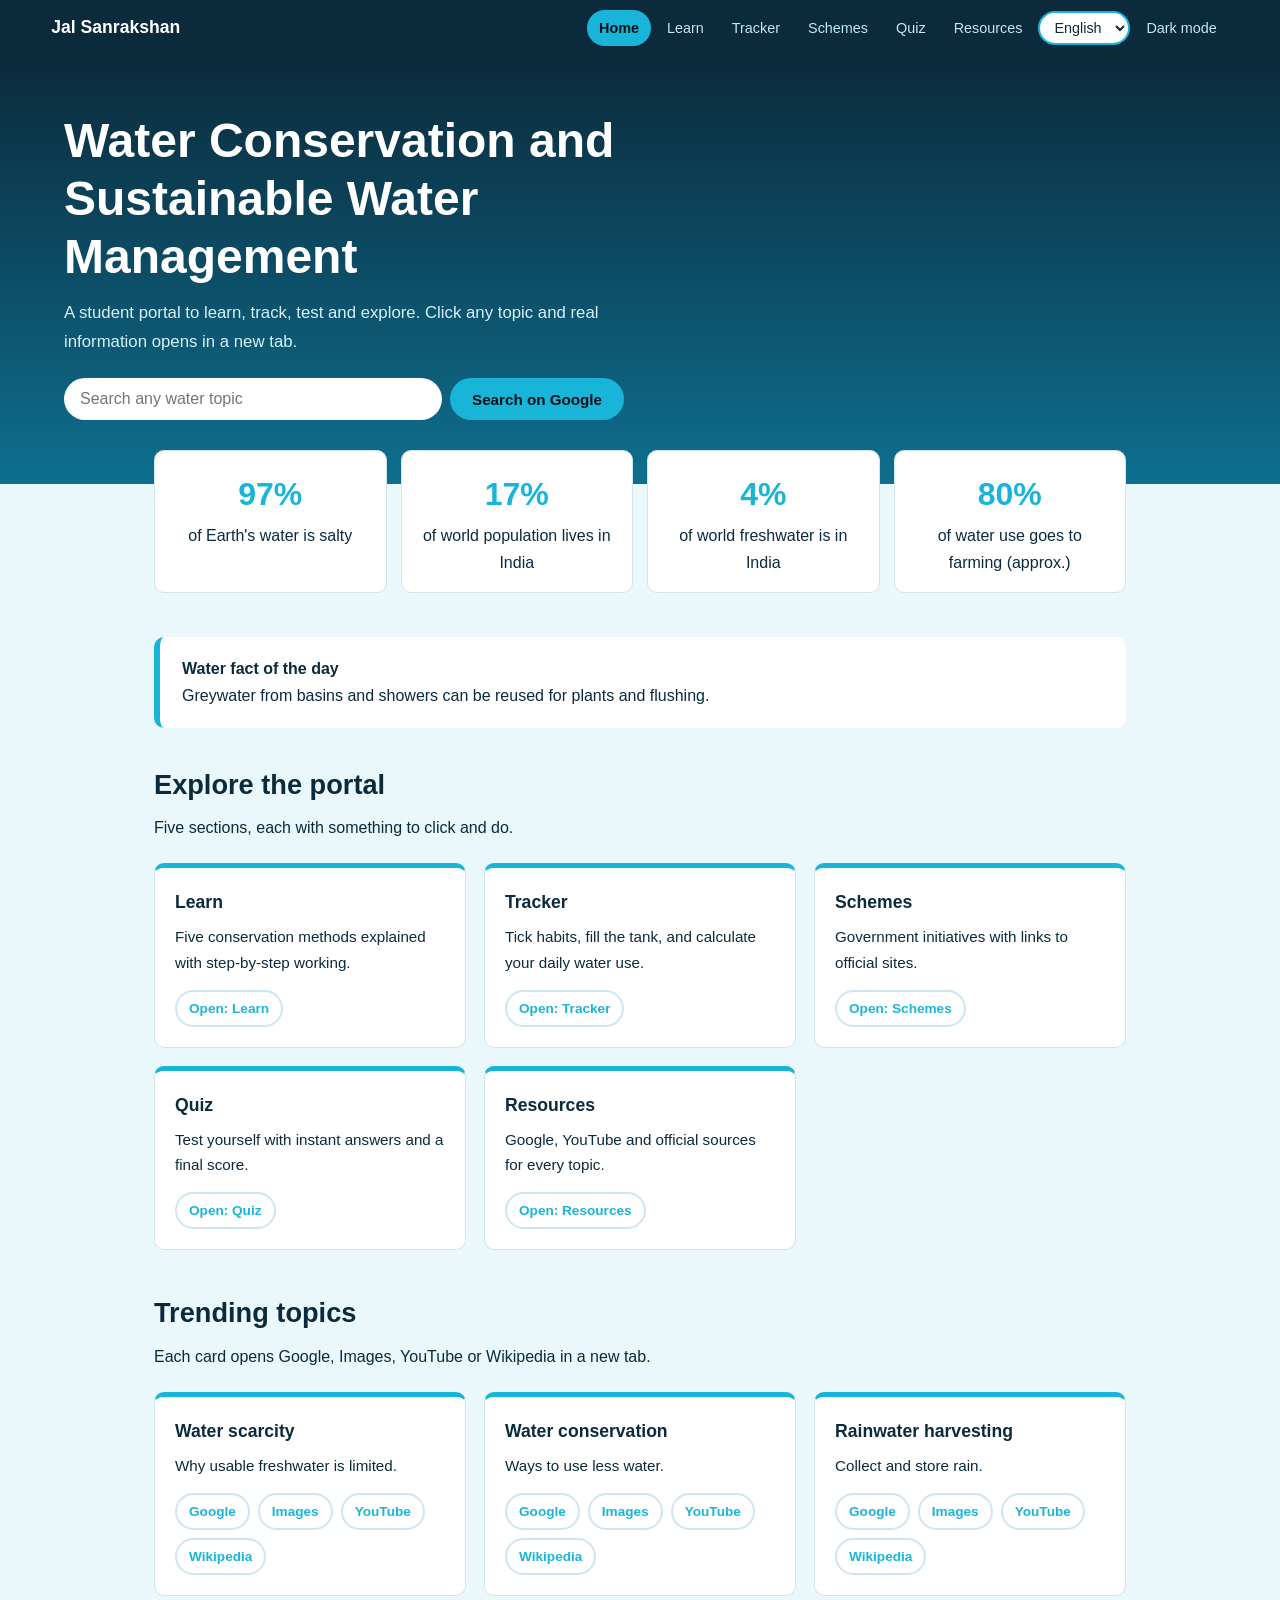
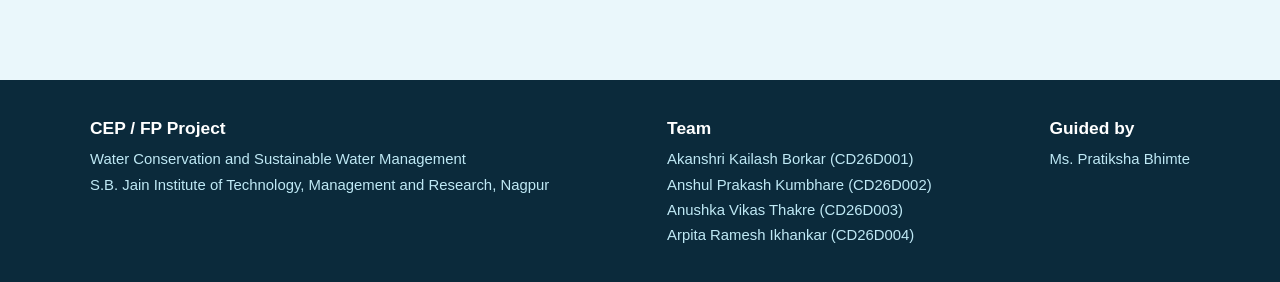
<file: water-portal/index.html>
<!DOCTYPE html>
<html lang="en">

<head>
    <meta charset="UTF-8">
    <meta name="viewport" content="width=device-width, initial-scale=1">
    <title>Jal Sanrakshan | Water Conservation Portal</title>
    <link rel="stylesheet" href="assets/style.css">
</head>

<body>
    <header class="hero">
        <h1 data-t="fTopic"></h1>
        <p data-t="hP"></p>
        <form class="search" id="sf" role="search"><input id="q" data-ph="ph" aria-label="Search" required><button
                class="btn" type="submit" data-t="sb"></button></form>
    </header>
    <div class="stats">
        <div class="stat"><b data-n="97">0%</b><span data-t="st1"></span></div>
        <div class="stat"><b data-n="17">0%</b><span data-t="st2"></span></div>
        <div class="stat"><b data-n="4">0%</b><span data-t="st3"></span></div>
        <div class="stat"><b data-n="80">0%</b><span data-t="st4"></span></div>
    </div>
    <main class="wrap">
        <div class="fod"><b data-t="hFod"></b>
            <p id="fod"></p>
        </div>
        <h2 data-t="hExp"></h2>
        <p class="lead" data-t="hExpP"></p>
        <div class="grid" id="sec"></div>
        <h2 data-t="hTr"></h2>
        <p class="lead" data-t="hTrP"></p>
        <div class="grid" id="tp"></div>
    </main>
    <script src="assets/common.js"></script>
    <script>
        const F = [["A dripping tap can waste many litres of water every day.", "एक टपकता नल रोज़ कई लीटर पानी बर्बाद कर सकता है।", "गळणारा नळ रोज अनेक लिटर पाणी वाया घालवू शकतो."],
        ["India has about 17% of the world's people but only about 4% of its freshwater.", "भारत में दुनिया की लगभग 17% आबादी है, लेकिन मीठे पानी का सिर्फ लगभग 4% है।", "जगाची सुमारे 17% लोकसंख्या भारतात आहे, पण गोड्या पाण्याचा फक्त सुमारे 4% साठा आहे."],
        ["Drip irrigation delivers water straight to plant roots and cuts wastage.", "ड्रिप सिंचाई पानी सीधे जड़ों तक पहुंचाती है और बर्बादी घटाती है।", "ठिबक सिंचन पाणी थेट मुळांपर्यंत पोहोचवते आणि नासाडी कमी करते."],
        ["Rain falls in only a few monsoon months in India, so storing it is vital.", "भारत में बारिश कुछ ही मानसून महीनों में होती है, इसलिए उसे जमा करना ज़रूरी है।", "भारतात पाऊस फक्त काही पावसाळी महिन्यांत पडतो, म्हणून तो साठवणे आवश्यक आहे."],
        ["Greywater from basins and showers can be reused for plants and flushing.", "बेसिन और शावर का पानी पौधों और फ्लश में दोबारा इस्तेमाल हो सकता है।", "बेसिन व शॉवरचे पाणी झाडे व फ्लशसाठी पुन्हा वापरता येते."],
        ["Groundwater levels fall when we pump out more than rain can refill.", "जब हम बारिश से भरने से ज़्यादा पानी निकालते हैं, तो भूजल स्तर गिरता है।", "पावसाने भरते त्यापेक्षा जास्त पाणी उपसले की भूजल पातळी खालावते."]];
        function draw() {
            fod.textContent = T(F[new Date().getDate() % F.length]);
            sec.innerHTML = [1, 2, 3, 4, 5].map(i => `<article class="card"><h3>${T(S["n" + i])}</h3><p>${T(S["d" + i])}</p><div class="links"><a href="${pages[i]}">${T(S.hOpen)}: ${T(S["n" + i])}</a></div></article>`).join("");
            tp.innerHTML = TOPICS.slice(0, 3).map(x => `<article class="card"><h3>${T(x[0])}</h3><p>${T(x[1])}</p>${linkRow(x[2], x[3])}</article>`).join("");
        }
        sf.onsubmit = e => { e.preventDefault(); const v = q.value.trim(); if (v) window.open(G(v + " water conservation"), "_blank", "noopener") };
        document.querySelectorAll("[data-n]").forEach(el => { const n = +el.dataset.n; let c = 0; const t = setInterval(() => { c++; el.textContent = c + "%"; if (c >= n) clearInterval(t) }, Math.max(12, 900 / n)) });
        setLang(LI);
    </script>
</body>

</html>
</file>
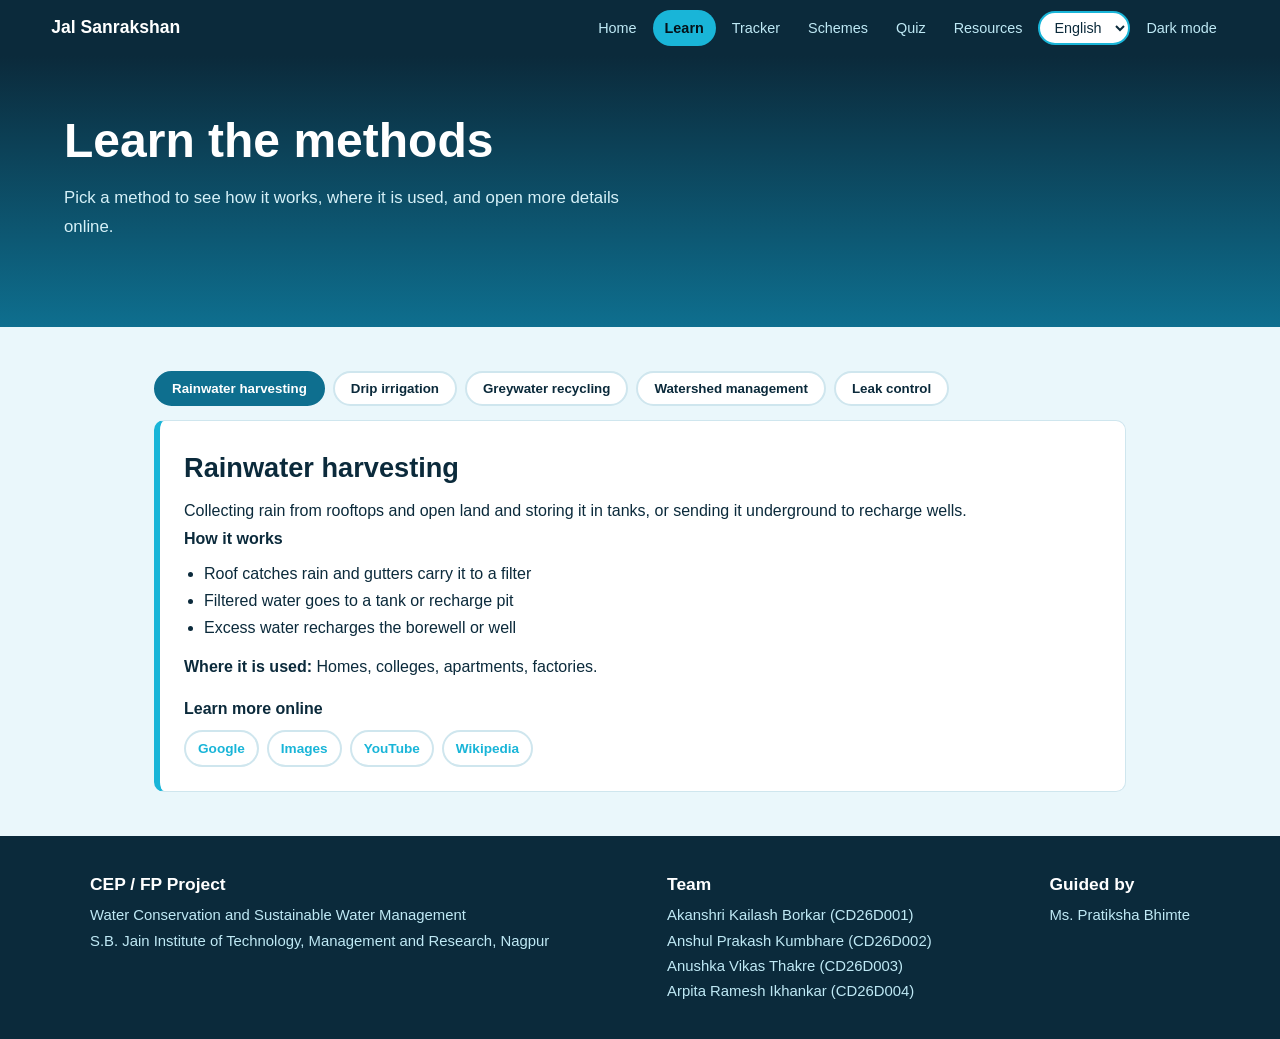
<file: water-portal/learn.html>
<!DOCTYPE html>
<html lang="en">

<head>
    <meta charset="UTF-8">
    <meta name="viewport" content="width=device-width, initial-scale=1">
    <title>Jal Sanrakshan | Water Conservation Portal</title>
    <link rel="stylesheet" href="assets/style.css">
</head>

<body>
    <header class="hero">
        <h1 data-t="learnH"></h1>
        <p data-t="learnP"></p>
    </header>
    <main class="wrap">
        <div class="tabs" id="tb" role="tablist"></div>
        <div class="panel" id="pn" aria-live="polite"></div>
    </main>
    <script src="assets/common.js"></script>
    <script>
        const M = [
            {
                t: ["Rainwater harvesting", "वर्षा जल संचयन", "पावसाचे पाणी साठवणे"], q: "rainwater harvesting methods", k: "Rainwater_harvesting",
                w: ["Collecting rain from rooftops and open land and storing it in tanks, or sending it underground to recharge wells.", "छतों और खुली जमीन पर गिरी बारिश को जमा करके टैंक में रखना, या जमीन के अंदर भेजकर कुएं और बोरवेल को रीचार्ज करना।", "छतावर आणि मोकळ्या जमिनीवर पडलेले पावसाचे पाणी गोळा करून टाकीत साठवणे, किंवा जमिनीत सोडून विहीर व बोअरवेल पुनर्भरित करणे."],
                h: [["Roof catches rain and gutters carry it to a filter", "Filtered water goes to a tank or recharge pit", "Excess water recharges the borewell or well"], ["छत से बारिश का पानी पाइप से फिल्टर तक जाता है", "साफ पानी टैंक या रीचार्ज गड्ढे में जाता है", "बचा पानी बोरवेल या कुएं को रीचार्ज करता है"], ["छतावरील पाणी पाईपमधून फिल्टरकडे जाते", "गाळलेले पाणी टाकीत किंवा पुनर्भरण खड्ड्यात जाते", "उरलेले पाणी बोअरवेल किंवा विहिरीत मुरते"]],
                u: ["Homes, colleges, apartments, factories.", "घर, कॉलेज, अपार्टमेंट, कारखाने।", "घरे, महाविद्यालये, अपार्टमेंट, कारखाने."]
            },
            {
                t: ["Drip irrigation", "ड्रिप सिंचाई", "ठिबक सिंचन"], q: "drip irrigation system how it works", k: "Drip_irrigation",
                w: ["Delivers water slowly, drop by drop, directly to plant roots through pipes with small emitters.", "पाइप और छोटे ड्रिपर से पानी सीधे पौधों की जड़ों में बूंद-बूंद पहुंचाना।", "पाईप व लहान ड्रिपरमधून पाणी थेट झाडांच्या मुळाशी थेंब-थेंब पोहोचवणे."],
                h: [["Pump and filter feed a main pipe", "Lateral pipes run along crop rows", "Emitters release water at the root zone"], ["पंप और फिल्टर से मुख्य पाइप में पानी जाता है", "फसल की कतारों में छोटे पाइप बिछाए जाते हैं", "ड्रिपर जड़ों के पास पानी छोड़ते हैं"], ["पंप व फिल्टरमधून मुख्य पाईपमध्ये पाणी जाते", "पिकांच्या ओळींत लहान पाईप टाकले जातात", "ड्रिपर मुळांजवळ पाणी सोडतात"]],
                u: ["Farms, orchards, gardens. Cuts evaporation and runoff.", "खेत, बाग-बगीचे। वाष्पीकरण और बर्बादी कम होती है।", "शेती, फळबागा, बागा. बाष्पीभवन व नासाडी कमी होते."]
            },
            {
                t: ["Greywater recycling", "ग्रेवाटर पुनःउपयोग", "ग्रेवॉटर पुनर्वापर"], q: "greywater recycling system", k: "Greywater",
                w: ["Reusing lightly used water from bathing, hand washing and laundry (not toilet water).", "नहाने, हाथ धोने और कपड़े धोने के हल्के इस्तेमाल किए पानी को (शौचालय का नहीं) दोबारा इस्तेमाल करना।", "आंघोळ, हात धुणे व कपडे धुण्यानंतरचे हलके वापरलेले पाणी (शौचालयाचे नाही) पुन्हा वापरणे."],
                h: [["Collect water from basins, showers and washing machines", "Pass it through a filter or settling tank", "Use it for plants, flushing or cleaning"], ["बेसिन, शावर और वॉशिंग मशीन का पानी जमा करें", "फिल्टर या टंकी से छान लें", "पौधों, फ्लश या सफाई में इस्तेमाल करें"], ["बेसिन, शॉवर व वॉशिंग मशीनचे पाणी गोळा करा", "फिल्टर किंवा टाकीतून गाळून घ्या", "झाडे, फ्लश किंवा स्वच्छतेसाठी वापरा"]],
                u: ["Hostels, hotels, housing societies, colleges.", "हॉस्टल, होटल, सोसायटी, कॉलेज।", "वसतिगृहे, हॉटेल, सोसायट्या, महाविद्यालये."]
            },
            {
                t: ["Watershed management", "जलग्रहण क्षेत्र प्रबंधन", "पाणलोट क्षेत्र व्यवस्थापन"], q: "watershed management India", k: "Watershed_management",
                w: ["Managing land, soil and water of a whole catchment so rain soaks in and is stored.", "पूरे जलग्रहण क्षेत्र की जमीन, मिट्टी और पानी का मिलकर प्रबंधन ताकि बारिश बहने के बजाय जमीन में रुके।", "संपूर्ण पाणलोट क्षेत्रातील जमीन, माती व पाण्याचे एकत्र व्यवस्थापन, जेणेकरून पाऊस वाहून न जाता जमिनीत मुरतो."],
                h: [["Build contour bunds and check dams", "Plant trees and grass to hold soil", "Dig farm ponds and percolation tanks"], ["कंटूर बंड और चेक डैम बनाएं", "पेड़ और घास लगाकर मिट्टी रोकें", "खेत तालाब और रिसाव टैंक खोदें"], ["समपातळी बांध व बंधारे बांधा", "झाडे व गवत लावून माती धरून ठेवा", "शेततळी व मुरवण टाक्या खोदा"]],
                u: ["Villages and drought-prone regions.", "गांव और सूखाग्रस्त इलाके।", "गावे व दुष्काळप्रवण भाग."]
            },
            {
                t: ["Leak control", "रिसाव रोकथाम", "गळती नियंत्रण"], q: "how to save water at home", k: "Water_conservation",
                w: ["Finding and fixing leaks, using efficient fixtures and tracking consumption.", "टपकते नल और पाइप ठीक करना, कम पानी वाले फिटिंग लगाना और खपत पर नजर रखना।", "गळणारे नळ व पाईप दुरुस्त करणे, कमी पाणी वापरणारी साधने बसवणे आणि वापरावर लक्ष ठेवणे."],
                h: [["Check taps, pipes and tanks regularly", "Install aerators and dual-flush systems", "Use meters to track use"], ["नल, पाइप और टंकी की नियमित जांच करें", "एरेटर और डुअल-फ्लश लगाएं", "मीटर से खपत देखें"], ["नळ, पाईप व टाकी नियमित तपासा", "एरेटर व ड्युअल-फ्लश बसवा", "मीटरने वापर मोजा"]],
                u: ["Every home, school and office. The cheapest method.", "हर घर, स्कूल और दफ्तर। सबसे सस्ता तरीका।", "प्रत्येक घर, शाळा व कार्यालय. सर्वात स्वस्त उपाय."]
            }];
        let cur = 0;
        function draw() {
            const x = M[cur]; tabs(tb, M.map(m => m.t), cur, i => { cur = i; draw() });
            pn.innerHTML = `<h2>${T(x.t)}</h2><p>${T(x.w)}</p><p><b>${T(S.lHow)}</b></p><ul>${T(x.h).map(h => "<li>" + h + "</li>").join("")}</ul><p><b>${T(S.lUse)}</b> ${T(x.u)}</p><p style="margin:14px 0 8px"><b>${T(S.lMore)}</b></p>${linkRow(x.q, x.k)}`
        }
        setLang(LI);
    </script>
</body>

</html>
</file>
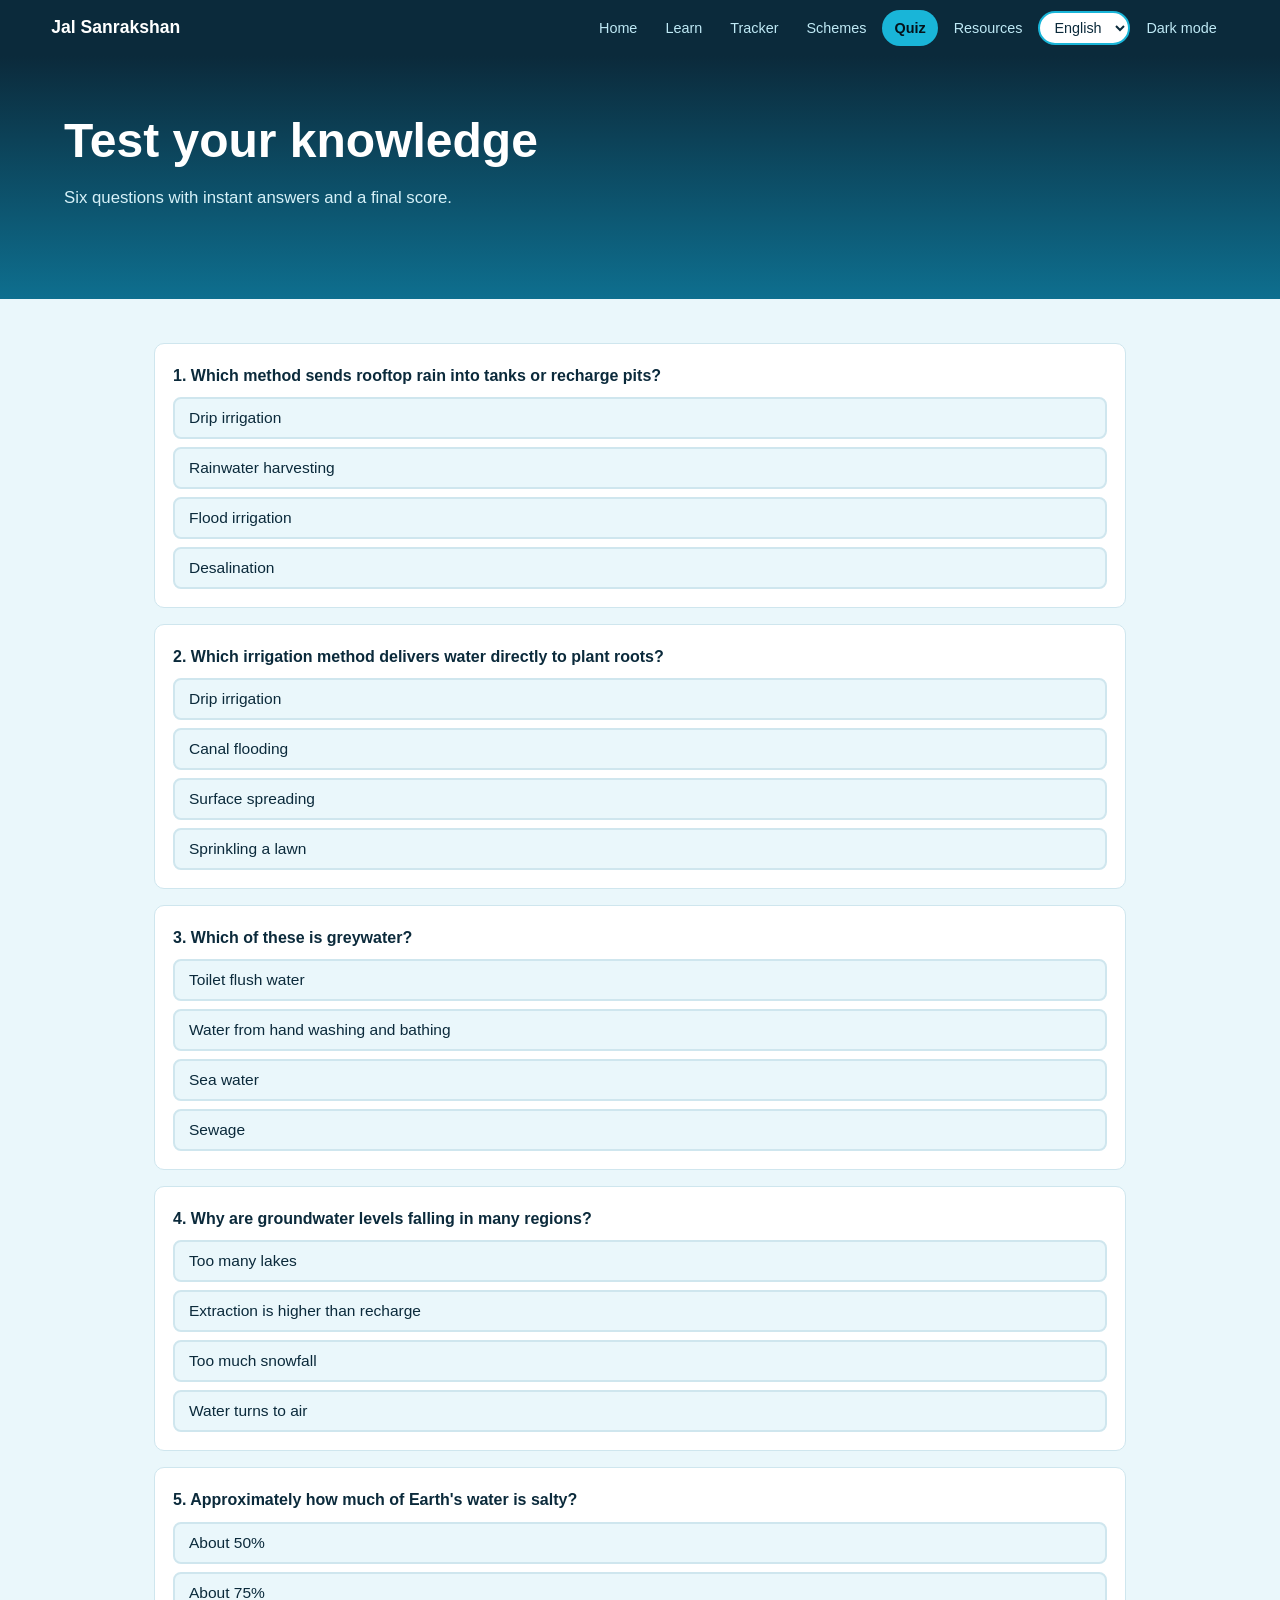
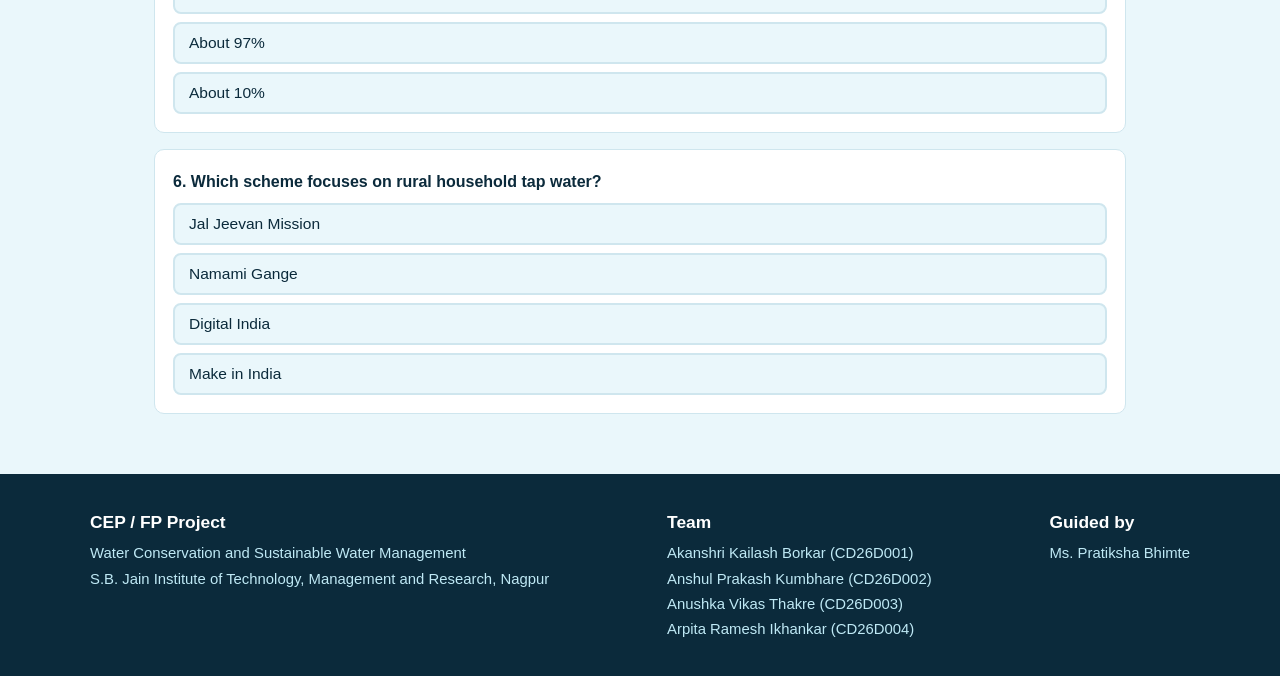
<file: water-portal/quiz.html>
<!DOCTYPE html>
<html lang="en">

<head>
    <meta charset="UTF-8">
    <meta name="viewport" content="width=device-width, initial-scale=1">
    <title>Jal Sanrakshan | Water Conservation Portal</title>
    <link rel="stylesheet" href="assets/style.css">
</head>

<body>
    <header class="hero">
        <h1 data-t="qzH"></h1>
        <p data-t="qzP"></p>
    </header>
    <main class="wrap">
        <div id="box"></div>
        <p id="score" aria-live="polite"></p><button class="btn" id="re" style="display:none;margin-top:12px"></button>
    </main>
    <script src="assets/common.js"></script>
    <script>
        const Q = [
            {
                q: ["Which method sends rooftop rain into tanks or recharge pits?", "कौन सा तरीका छत की बारिश को टैंक या रीचार्ज गड्ढे में भेजता है?", "कोणती पद्धत छतावरील पावसाचे पाणी टाकी किंवा पुनर्भरण खड्ड्यात नेते?"],
                o: [["Drip irrigation", "ड्रिप सिंचाई", "ठिबक सिंचन"], ["Rainwater harvesting", "वर्षा जल संचयन", "पावसाचे पाणी साठवणे"], ["Flood irrigation", "बाढ़ सिंचाई (खेत में पानी भरना)", "पाट पाणी (शेतात पाणी भरणे)"], ["Desalination", "खारे पानी को मीठा करना", "खारे पाणी गोड करणे"]], a: 1,
                w: ["Rainwater harvesting collects and stores rain or recharges groundwater.", "वर्षा जल संचयन बारिश को जमा करता है या भूजल को रीचार्ज करता है।", "पावसाचे पाणी साठवणे म्हणजे पाणी गोळा करणे किंवा भूजल पुनर्भरित करणे."]
            },
            {
                q: ["Which irrigation method delivers water directly to plant roots?", "कौन सी सिंचाई विधि पानी सीधे पौधों की जड़ों तक पहुंचाती है?", "कोणती सिंचन पद्धत पाणी थेट झाडांच्या मुळांपर्यंत पोहोचवते?"],
                o: [["Drip irrigation", "ड्रिप सिंचाई", "ठिबक सिंचन"], ["Canal flooding", "नहर से बाढ़ सिंचाई", "कालव्याने पाट पाणी"], ["Surface spreading", "सतह पर फैलाना", "पृष्ठभागावर पसरवणे"], ["Sprinkling a lawn", "लॉन पर छिड़काव", "लॉनवर फवारणी"]], a: 0,
                w: ["Drip systems release water drop by drop at the root zone.", "ड्रिप प्रणाली जड़ों के पास बूंद-बूंद पानी देती है।", "ठिबक प्रणाली मुळांजवळ थेंब-थेंब पाणी देते."]
            },
            {
                q: ["Which of these is greywater?", "इनमें से ग्रेवाटर कौन सा है?", "यापैकी ग्रेवॉटर कोणते?"],
                o: [["Toilet flush water", "शौचालय का फ्लश पानी", "शौचालयाचे फ्लशचे पाणी"], ["Water from hand washing and bathing", "हाथ धोने और नहाने का पानी", "हात धुणे व आंघोळीचे पाणी"], ["Sea water", "समुद्र का पानी", "समुद्राचे पाणी"], ["Sewage", "गंदा नाली का पानी (सीवेज)", "सांडपाणी (गटाराचे)"]], a: 1,
                w: ["Greywater is lightly used water from basins, showers and laundry.", "ग्रेवाटर बेसिन, शावर और कपड़े धोने का हल्का इस्तेमाल किया पानी है।", "ग्रेवॉटर म्हणजे बेसिन, शॉवर व कपडे धुण्याचे हलके वापरलेले पाणी."]
            },
            {
                q: ["Why are groundwater levels falling in many regions?", "कई इलाकों में भूजल स्तर क्यों गिर रहा है?", "अनेक भागांत भूजल पातळी का खालावत आहे?"],
                o: [["Too many lakes", "बहुत ज़्यादा झीलें", "खूप तलाव"], ["Extraction is higher than recharge", "निकासी रीचार्ज से ज़्यादा है", "उपसा पुनर्भरणापेक्षा जास्त आहे"], ["Too much snowfall", "बहुत ज़्यादा बर्फबारी", "खूप बर्फवृष्टी"], ["Water turns to air", "पानी हवा बन जाता है", "पाणी हवा बनते"]], a: 1,
                w: ["Pumping out more than rain refills drops the water table.", "बारिश से जितना भरता है उससे ज़्यादा निकालने पर भूजल स्तर गिरता है।", "पावसाने भरते त्यापेक्षा जास्त उपसा केल्यास भूजल पातळी खालावते."]
            },
            {
                q: ["Approximately how much of Earth's water is salty?", "पृथ्वी का लगभग कितना पानी खारा है?", "पृथ्वीवरील सुमारे किती पाणी खारट आहे?"],
                o: [["About 50%", "लगभग 50%", "सुमारे 50%"], ["About 75%", "लगभग 75%", "सुमारे 75%"], ["About 97%", "लगभग 97%", "सुमारे 97%"], ["About 10%", "लगभग 10%", "सुमारे 10%"]], a: 2,
                w: ["About 97% is ocean water. Only a small part is usable freshwater.", "लगभग 97% पानी समुद्र का है। उपयोग लायक मीठा पानी बहुत कम है।", "सुमारे 97% पाणी समुद्राचे आहे. वापरण्यायोग्य गोडे पाणी खूप कमी आहे."]
            },
            {
                q: ["Which scheme focuses on rural household tap water?", "कौन सी योजना ग्रामीण घरों में नल जल पर केंद्रित है?", "कोणती योजना ग्रामीण घरांतील नळाच्या पाण्यावर केंद्रित आहे?"],
                o: [["Jal Jeevan Mission", "जल जीवन मिशन", "जल जीवन मिशन"], ["Namami Gange", "नमामि गंगे", "नमामि गंगे"], ["Digital India", "डिजिटल इंडिया", "डिजिटल इंडिया"], ["Make in India", "मेक इन इंडिया", "मेक इन इंडिया"]], a: 0,
                w: ["Jal Jeevan Mission aims to provide tap water to rural households.", "जल जीवन मिशन ग्रामीण घरों में नल से पानी पहुंचाने का लक्ष्य रखता है।", "जल जीवन मिशनचे उद्दिष्ट ग्रामीण घरांपर्यंत नळाने पाणी पोहोचवणे आहे."]
            }];
        let ans = Q.map(() => null);
        function draw() {
            box.innerHTML = Q.map((q, i) => `<div class="q"><b>${i + 1}. ${T(q.q)}</b>${q.o.map((o, j) => { let c = ""; if (ans[i] !== null) { if (j === q.a) c = " right"; else if (j === ans[i]) c = " wrong" } return `<button class="opt${c}" data-q="${i}" data-o="${j}" ${ans[i] !== null ? "disabled" : ""}>${T(o)}</button>` }).join("")}${ans[i] !== null ? `<div class="why">${T(ans[i] === q.a ? S.qCor : S.qWr)}${T(q.w)}</div>` : ""}</div>`).join("");
            box.querySelectorAll(".opt").forEach(b => b.onclick = () => { ans[+b.dataset.q] = +b.dataset.o; draw() });
            const n = ans.filter(x => x !== null).length, s = ans.filter((x, i) => x === Q[i].a).length;
            score.textContent = !n ? "" : n === Q.length ? `${T(S.qFin)}: ${s} / ${Q.length}. ` + T(s >= 5 ? S.qEx : s >= 3 ? S.qGd : S.qRv) : `${T(S.qSo)}: ${s} / ${n}`;
            re.style.display = n === Q.length ? "inline-block" : "none"; re.textContent = T(S.qRe);
        }
        re.onclick = () => { ans = Q.map(() => null); draw(); scrollTo(0, 0) };
        setLang(LI);
    </script>
</body>

</html>
</file>
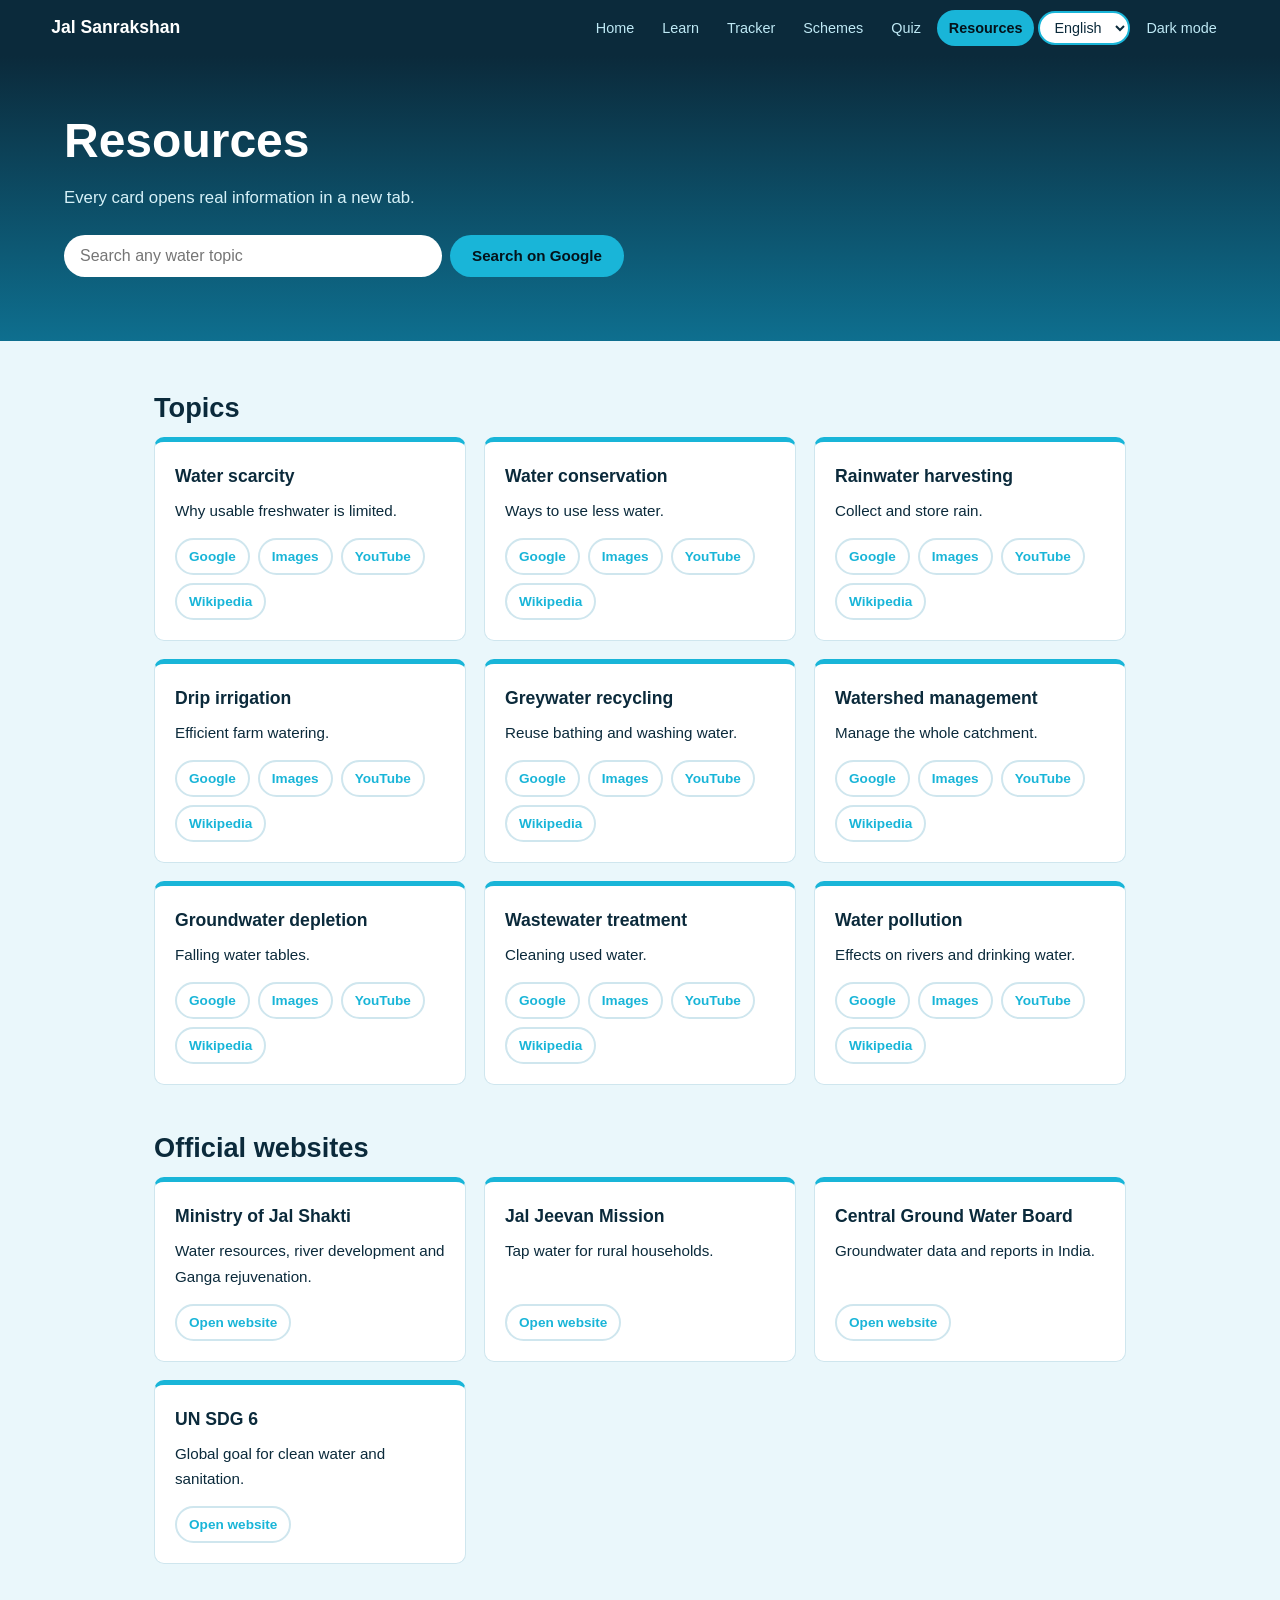
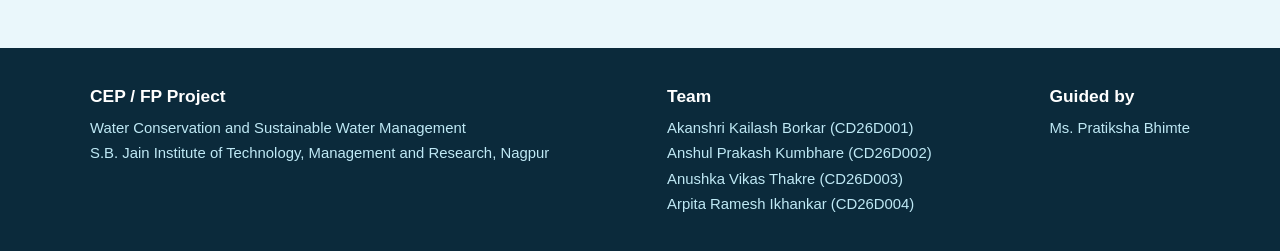
<file: water-portal/resources.html>
<!DOCTYPE html>
<html lang="en">

<head>
    <meta charset="UTF-8">
    <meta name="viewport" content="width=device-width, initial-scale=1">
    <title>Jal Sanrakshan | Water Conservation Portal</title>
    <link rel="stylesheet" href="assets/style.css">
</head>

<body>
    <header class="hero">
        <h1 data-t="rsH"></h1>
        <p data-t="rsP"></p>
        <form class="search" id="sf"><input id="q" data-ph="ph" aria-label="Search" required><button class="btn"
                type="submit" data-t="sb"></button></form>
    </header>
    <main class="wrap">
        <h2 data-t="rsT"></h2>
        <div class="grid" id="tp"></div>
        <h2 data-t="rsO"></h2>
        <div class="grid" id="gv"></div>
    </main>
    <script src="assets/common.js"></script>
    <script>
        const GV = [[["Ministry of Jal Shakti", "जल शक्ति मंत्रालय", "जलशक्ती मंत्रालय"], ["Water resources, river development and Ganga rejuvenation.", "जल संसाधन, नदी विकास और गंगा संरक्षण।", "जलसंपदा, नदी विकास व गंगा पुनरुज्जीवन."], "https://jalshakti-dowr.gov.in"],
        [["Jal Jeevan Mission", "जल जीवन मिशन", "जल जीवन मिशन"], ["Tap water for rural households.", "ग्रामीण घरों में नल से जल।", "ग्रामीण घरांना नळाने पाणी."], "https://jaljeevanmission.gov.in"],
        [["Central Ground Water Board", "केंद्रीय भूजल बोर्ड", "केंद्रीय भूजल मंडळ"], ["Groundwater data and reports in India.", "भारत में भूजल के आंकड़े और रिपोर्ट।", "भारतातील भूजल आकडेवारी व अहवाल."], "https://cgwb.gov.in"],
        [["UN SDG 6", "संयुक्त राष्ट्र SDG 6", "संयुक्त राष्ट्र SDG 6"], ["Global goal for clean water and sanitation.", "स्वच्छ पानी और स्वच्छता का वैश्विक लक्ष्य।", "स्वच्छ पाणी व स्वच्छतेचे जागतिक उद्दिष्ट."], "https://sdgs.un.org/goals/goal6"]];
        function draw() {
            tp.innerHTML = TOPICS.map(x => `<article class="card"><h3>${T(x[0])}</h3><p>${T(x[1])}</p>${linkRow(x[2], x[3])}</article>`).join("");
            gv.innerHTML = GV.map(x => `<article class="card"><h3>${T(x[0])}</h3><p>${T(x[1])}</p><div class="links">${ext(x[2], T(S.ow))}</div></article>`).join("");
        }
        sf.onsubmit = e => { e.preventDefault(); const v = q.value.trim(); if (v) window.open(G(v + " water conservation"), "_blank", "noopener") };
        setLang(LI);
    </script>
</body>

</html>
</file>
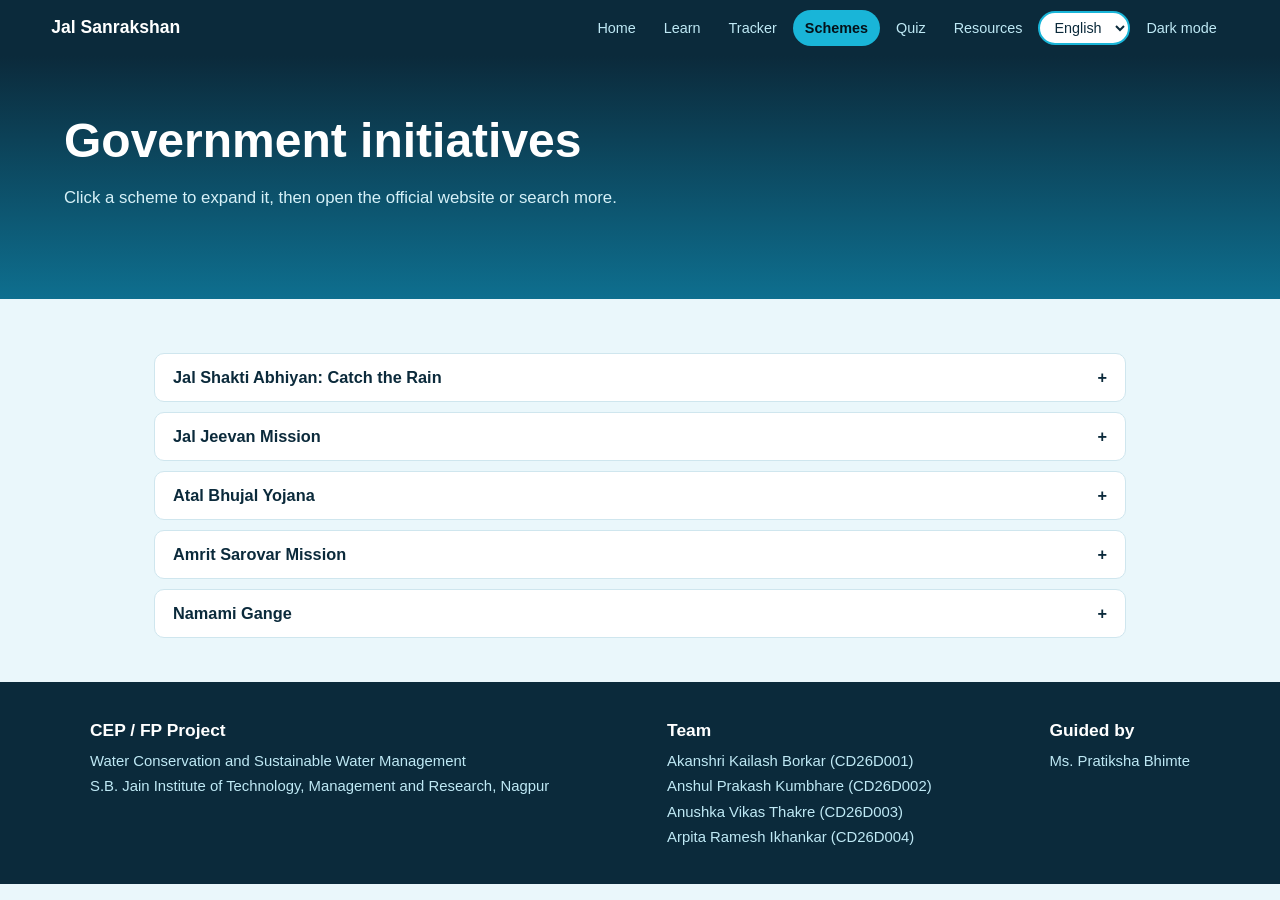
<file: water-portal/schemes.html>
<!DOCTYPE html>
<html lang="en">

<head>
    <meta charset="UTF-8">
    <meta name="viewport" content="width=device-width, initial-scale=1">
    <title>Jal Sanrakshan | Water Conservation Portal</title>
    <link rel="stylesheet" href="assets/style.css">
</head>

<body>
    <header class="hero">
        <h1 data-t="scH"></h1>
        <p data-t="scP"></p>
    </header>
    <main class="wrap">
        <div class="acc" id="acc"></div>
    </main>
    <script src="assets/common.js"></script>
    <script>
        const SC = [[["Jal Shakti Abhiyan: Catch the Rain", "जल शक्ति अभियान: कैच द रेन", "जलशक्ती अभियान: कॅच द रेन"], ["Campaign promoting rainwater harvesting and conservation across districts.", "जिलों में वर्षा जल संचयन और जल संरक्षण को बढ़ावा देने वाला अभियान।", "जिल्ह्यांमध्ये पावसाचे पाणी साठवणे व जलसंधारणाला चालना देणारे अभियान."], "https://jalshakti-dowr.gov.in"],
        [["Jal Jeevan Mission", "जल जीवन मिशन", "जल जीवन मिशन"], ["Aims to give safe tap water to rural households, with focus on source sustainability.", "ग्रामीण घरों तक सुरक्षित नल जल पहुंचाने का लक्ष्य, जल स्रोतों की स्थिरता पर जोर।", "ग्रामीण घरांपर्यंत सुरक्षित नळाचे पाणी पोहोचवण्याचे उद्दिष्ट, जलस्रोतांच्या शाश्वततेवर भर."], "https://jaljeevanmission.gov.in"],
        [["Atal Bhujal Yojana", "अटल भूजल योजना", "अटल भूजल योजना"], ["Sustainable groundwater management with community participation in water-stressed areas.", "पानी की कमी वाले इलाकों में समुदाय की भागीदारी से भूजल का सतत प्रबंधन।", "पाणीटंचाईच्या भागात समाजाच्या सहभागातून भूजलाचे शाश्वत व्यवस्थापन."], "https://cgwb.gov.in"],
        [["Amrit Sarovar Mission", "अमृत सरोवर मिशन", "अमृत सरोवर मिशन"], ["Develops and rejuvenates ponds in every district to store rain and recharge groundwater.", "हर जिले में तालाब बनाना और पुनर्जीवित करना ताकि बारिश का पानी रुके और भूजल बढ़े।", "प्रत्येक जिल्ह्यात तलाव बांधणे व पुनरुज्जीवित करणे, जेणेकरून पावसाचे पाणी साठते व भूजल वाढते."], ""],
        [["Namami Gange", "नमामि गंगे", "नमामि गंगे"], ["Integrated programme to clean and protect the Ganga and its tributaries.", "गंगा और उसकी सहायक नदियों को साफ और सुरक्षित रखने का एकीकृत कार्यक्रम।", "गंगा व तिच्या उपनद्या स्वच्छ व सुरक्षित ठेवण्याचा एकात्मिक कार्यक्रम."], ""]];
        const op = new Set();
        function draw() {
            acc.innerHTML = SC.map((x, i) => `<button class="h ${op.has(i) ? "open" : ""}" data-k="${i}" aria-expanded="${op.has(i)}"><span>${T(x[0])}</span><span>${op.has(i) ? "-" : "+"}</span></button><div class="body"><p>${T(x[1])}</p><div class="links" style="margin-top:10px">${x[2] ? ext(x[2], T(S.of)) : ""}${ext(G(x[0][0]), T(S.g))}${ext(YT(x[0][0]), T(S.yt))}</div></div>`).join("");
            acc.querySelectorAll(".h").forEach(b => b.onclick = () => { const k = +b.dataset.k; op.has(k) ? op.delete(k) : op.add(k); draw() })
        }
        setLang(LI);
    </script>
</body>

</html>
</file>
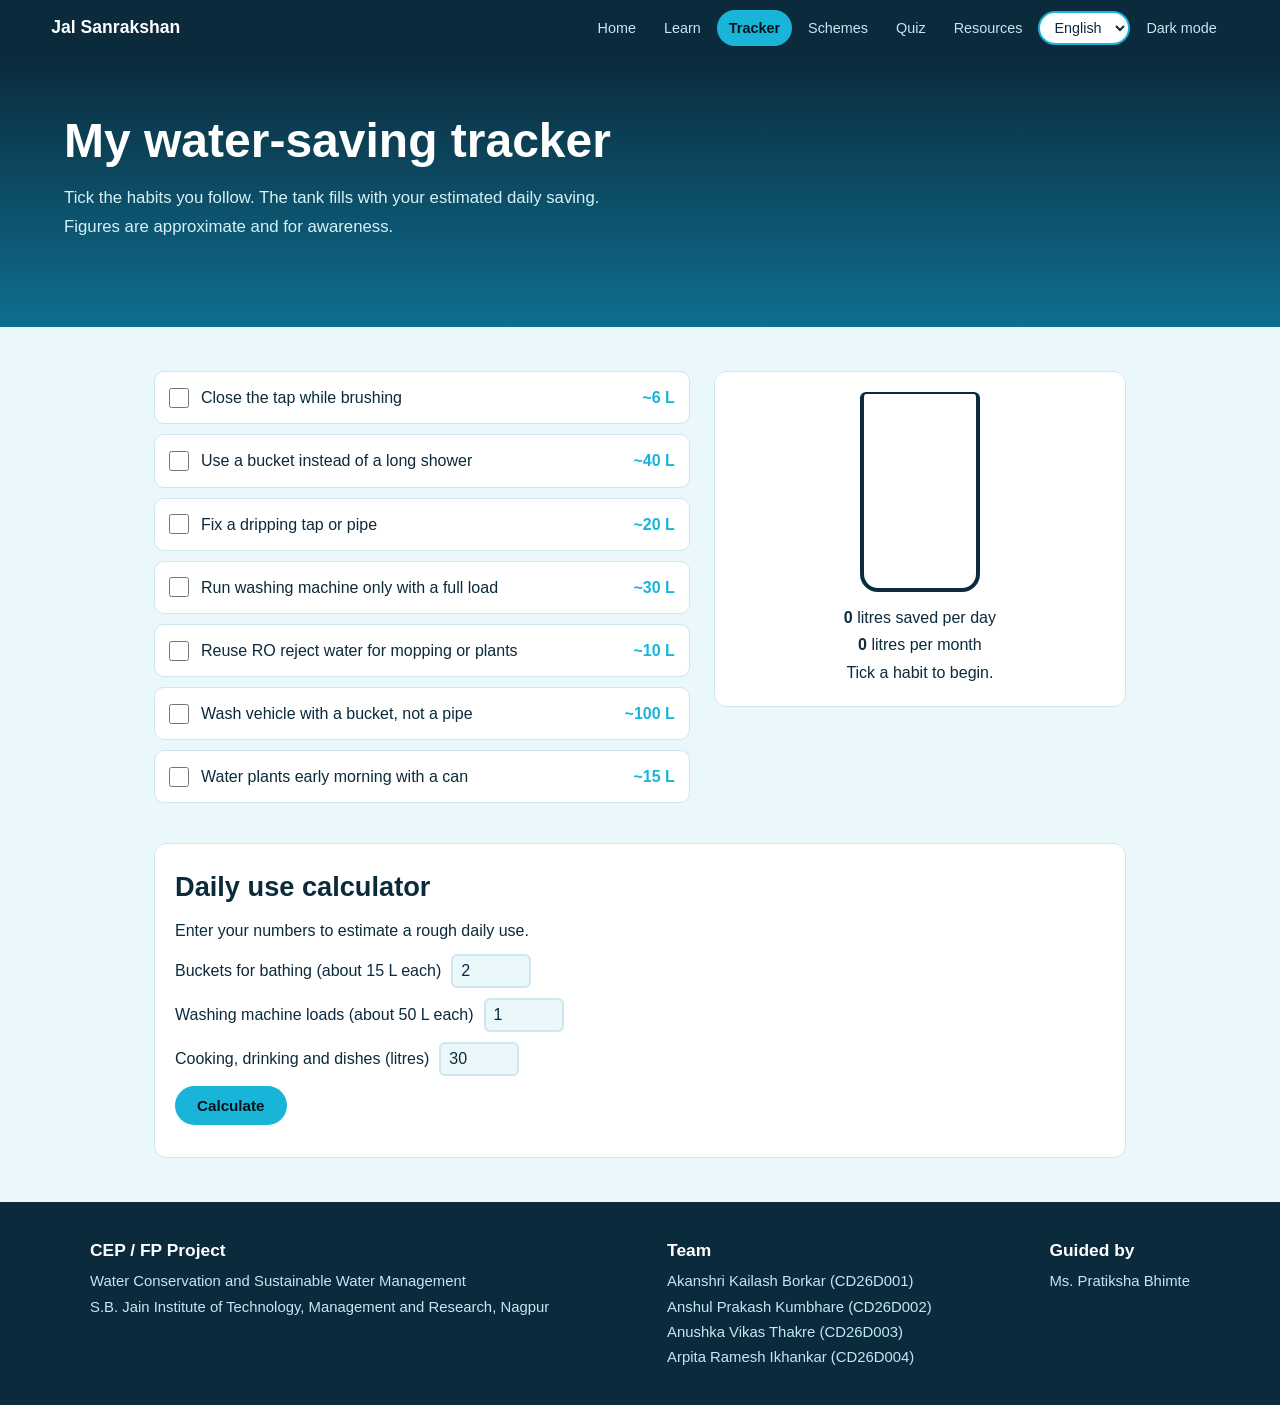
<file: water-portal/tracker.html>
<!DOCTYPE html>
<html lang="en">

<head>
    <meta charset="UTF-8">
    <meta name="viewport" content="width=device-width, initial-scale=1">
    <title>Jal Sanrakshan | Water Conservation Portal</title>
    <link rel="stylesheet" href="assets/style.css">
</head>

<body>
    <header class="hero">
        <h1 data-t="trH"></h1>
        <p data-t="trP"></p>
    </header>
    <main class="wrap">
        <div class="tracker">
            <div class="habits" id="hb"></div>
            <div class="tankbox">
                <div class="tank" aria-hidden="true">
                    <div class="fill" id="fill"></div>
                </div>
                <p><b id="d">0</b> <span data-t="tL"></span></p>
                <p><b id="mo">0</b> <span data-t="tM"></span></p>
                <p id="v" aria-live="polite"></p>
            </div>
        </div>
        <div class="calc">
            <h2 data-t="cH"></h2>
            <p data-t="cP"></p>
            <div class="row"><label for="b" data-t="cB"></label><input id="b" type="number" min="0" value="2"></div>
            <div class="row"><label for="w" data-t="cW"></label><input id="w" type="number" min="0" value="1"></div>
            <div class="row"><label for="c" data-t="cC"></label><input id="c" type="number" min="0" value="30"></div>
            <button class="btn" id="go" data-t="cGo"></button>
            <p id="res" style="margin-top:12px;font-weight:700" aria-live="polite"></p>
        </div>
    </main>
    <script src="assets/common.js"></script>
    <script>
        const H = [[["Close the tap while brushing", "ब्रश करते समय नल बंद रखें", "दात घासताना नळ बंद ठेवा"], 6],
        [["Use a bucket instead of a long shower", "लंबे शावर की जगह बाल्टी से नहाएं", "जास्त वेळ शॉवरऐवजी बादलीने आंघोळ करा"], 40],
        [["Fix a dripping tap or pipe", "टपकता नल या पाइप ठीक करें", "गळणारा नळ किंवा पाईप दुरुस्त करा"], 20],
        [["Run washing machine only with a full load", "वॉशिंग मशीन पूरा भरकर ही चलाएं", "वॉशिंग मशीन पूर्ण भरूनच चालवा"], 30],
        [["Reuse RO reject water for mopping or plants", "RO का बेकार पानी पोछे या पौधों में इस्तेमाल करें", "RO चे वाया जाणारे पाणी फरशी पुसायला किंवा झाडांना वापरा"], 10],
        [["Wash vehicle with a bucket, not a pipe", "गाड़ी पाइप की जगह बाल्टी से धोएं", "गाडी पाईपऐवजी बादलीने धुवा"], 100],
        [["Water plants early morning with a can", "पौधों को सुबह जल्दी डिब्बे से पानी दें", "झाडांना सकाळी लवकर झारीने पाणी द्या"], 15]];
        const MAX = H.reduce((a, x) => a + x[1], 0); let on = H.map(() => false), last = null;
        function upd() { const s = H.reduce((a, x, i) => a + (on[i] ? x[1] : 0), 0); d.textContent = s; mo.textContent = s * 30; fill.style.height = Math.round(s / MAX * 100) + "%"; v.textContent = T(!s ? S.tV0 : s < 50 ? S.tV1 : s < 150 ? S.tV2 : S.tV3) }
        function showRes() { res.textContent = last === null ? "" : `${T(S.cE)}: ${last} ${T(S.cU)} (${last * 30} ${T(S.tM)}). ` + T(last > 135 ? S.cHi : S.cLo) }
        function draw() {
            hb.innerHTML = H.map((h, i) => `<label><input type="checkbox" data-k="${i}" ${on[i] ? "checked" : ""}> ${T(h[0])}<span class="l">~${h[1]} L</span></label>`).join("");
            hb.querySelectorAll("input").forEach(c => c.onchange = () => { on[+c.dataset.k] = c.checked; upd() }); upd(); showRes()
        }
        go.onclick = () => { last = b.value * 15 + w.value * 50 + +c.value; showRes() };
        setLang(LI);
    </script>
</body>

</html>
</file>
<file: water-portal/assets/style.css>
:root {
    --ink: #0b2a3b;
    --sea: #0e6f8f;
    --rip: #19b5d8;
    --bg: #eaf7fb;
    --card: #fff;
    --line: #cfe6ee;
    --text: #0b2a3b;
    --ok: #1d8a5b;
    --bad: #c0392b
}

[data-theme=dark] {
    --bg: #071a24;
    --card: #0e2a38;
    --line: #1d4558;
    --text: #e3f4fa;
    --ink: #04121a
}

* {
    box-sizing: border-box;
    margin: 0;
    padding: 0
}

body {
    font-family: "Segoe UI", "Nirmala UI", "Noto Sans Devanagari", Roboto, Arial, sans-serif;
    background: var(--bg);
    color: var(--text);
    line-height: 1.7
}

:focus-visible {
    outline: 3px solid var(--rip);
    outline-offset: 2px
}

nav {
    position: sticky;
    top: 0;
    z-index: 9;
    background: var(--ink);
    display: flex;
    gap: 4px;
    flex-wrap: wrap;
    align-items: center;
    padding: 10px 4vw
}

nav b {
    color: #fff;
    margin-right: auto;
    font-size: 1.1rem
}

nav a,
nav button {
    color: #bfe9f5;
    text-decoration: none;
    padding: 6px 12px;
    border-radius: 20px;
    font-size: .9rem;
    background: none;
    border: 0;
    cursor: pointer;
    font-family: inherit
}

nav a:hover,
nav button:hover {
    background: var(--sea);
    color: #fff
}

nav a.on {
    background: var(--rip);
    color: #04121a;
    font-weight: 700
}

nav select {
    padding: 6px 10px;
    border-radius: 20px;
    border: 2px solid var(--rip);
    background: var(--card);
    color: var(--text);
    font-size: .9rem;
    font-family: inherit;
    cursor: pointer
}

.hero {
    background: linear-gradient(180deg, #0b2a3b, #0e6f8f);
    color: #fff;
    padding: 56px 5vw 64px
}

.hero h1 {
    font-size: clamp(1.7rem, 5vw, 3rem);
    max-width: 22ch;
    line-height: 1.2
}

.hero p {
    max-width: 60ch;
    margin: 14px 0 22px;
    color: #d6f1f8;
    font-size: 1.05rem
}

.wrap {
    max-width: 1100px;
    margin: auto;
    padding: 44px 5vw
}

h2 {
    font-size: 1.7rem;
    margin-bottom: 6px
}

.lead {
    max-width: 65ch;
    margin-bottom: 22px
}

.btn {
    background: var(--rip);
    color: #04121a;
    border: 0;
    padding: 11px 22px;
    border-radius: 30px;
    font-weight: 700;
    cursor: pointer;
    text-decoration: none;
    font-size: .95rem;
    display: inline-block;
    font-family: inherit
}

.btn:hover {
    background: #fff
}

.search {
    display: flex;
    gap: 8px;
    max-width: 560px;
    flex-wrap: wrap
}

.search input {
    flex: 1;
    min-width: 200px;
    padding: 12px 16px;
    border-radius: 30px;
    border: 0;
    font-size: 1rem;
    font-family: inherit
}

.grid {
    display: grid;
    grid-template-columns: repeat(auto-fill, minmax(280px, 1fr));
    gap: 18px;
    margin-bottom: 40px
}

.card {
    background: var(--card);
    border: 1px solid var(--line);
    border-top: 5px solid var(--rip);
    border-radius: 10px;
    padding: 20px;
    display: flex;
    flex-direction: column
}

.card h3 {
    font-size: 1.1rem;
    margin-bottom: 6px
}

.card p {
    font-size: .95rem;
    margin-bottom: 14px;
    flex: 1
}

.links {
    display: flex;
    flex-wrap: wrap;
    gap: 8px
}

.links a {
    font-size: .85rem;
    font-weight: 600;
    text-decoration: none;
    color: var(--rip);
    border: 2px solid var(--line);
    padding: 5px 12px;
    border-radius: 20px
}

.links a:hover {
    border-color: var(--rip)
}

.stats {
    display: grid;
    grid-template-columns: repeat(auto-fit, minmax(170px, 1fr));
    gap: 14px;
    margin-top: -34px;
    max-width: 1100px;
    margin-inline: auto;
    padding: 0 5vw
}

.stat {
    background: var(--card);
    border: 1px solid var(--line);
    border-radius: 10px;
    padding: 16px;
    text-align: center
}

.stat b {
    display: block;
    font-size: 2rem;
    color: var(--rip)
}

.fod {
    background: var(--card);
    border-left: 6px solid var(--rip);
    border-radius: 10px;
    padding: 18px 22px;
    margin-bottom: 34px
}

.tabs {
    display: flex;
    flex-wrap: wrap;
    gap: 8px;
    margin-bottom: 14px
}

.tabs button {
    background: var(--card);
    border: 2px solid var(--line);
    color: var(--text);
    padding: 8px 16px;
    border-radius: 24px;
    cursor: pointer;
    font-weight: 600;
    font-family: inherit
}

.tabs button[aria-selected=true] {
    background: var(--sea);
    border-color: var(--sea);
    color: #fff
}

.panel {
    background: var(--card);
    border: 1px solid var(--line);
    border-left: 6px solid var(--rip);
    border-radius: 10px;
    padding: 24px
}

.panel ul {
    margin: 8px 0 12px 20px
}

.tracker {
    display: grid;
    grid-template-columns: 1.3fr 1fr;
    gap: 24px;
    align-items: start
}

.habits label {
    display: flex;
    gap: 12px;
    align-items: center;
    background: var(--card);
    border: 1px solid var(--line);
    border-radius: 10px;
    padding: 12px 14px;
    margin-bottom: 10px;
    cursor: pointer
}

.habits input {
    width: 20px;
    height: 20px;
    accent-color: var(--sea);
    flex: none
}

.habits .l {
    margin-left: auto;
    font-weight: 700;
    color: var(--rip);
    white-space: nowrap
}

.tankbox {
    background: var(--card);
    border: 1px solid var(--line);
    border-radius: 12px;
    padding: 20px;
    text-align: center;
    position: sticky;
    top: 70px
}

.tank {
    height: 200px;
    width: 120px;
    margin: 0 auto 12px;
    border: 4px solid var(--text);
    border-top-width: 2px;
    border-radius: 6px 6px 18px 18px;
    position: relative;
    overflow: hidden
}

.fill {
    position: absolute;
    bottom: 0;
    left: 0;
    right: 0;
    height: 0;
    background: linear-gradient(var(--rip), var(--sea));
    transition: height .6s
}

.calc {
    background: var(--card);
    border: 1px solid var(--line);
    border-radius: 12px;
    padding: 20px;
    margin-top: 30px
}

.calc .row {
    display: flex;
    gap: 10px;
    align-items: center;
    margin: 10px 0;
    flex-wrap: wrap
}

.calc input {
    width: 80px;
    padding: 6px 8px;
    border: 2px solid var(--line);
    border-radius: 6px;
    background: var(--bg);
    color: var(--text);
    font-size: 1rem
}

.acc button.h {
    width: 100%;
    text-align: left;
    background: var(--card);
    border: 1px solid var(--line);
    padding: 14px 18px;
    font-size: 1.02rem;
    font-weight: 700;
    cursor: pointer;
    border-radius: 10px;
    margin-top: 10px;
    color: var(--text);
    display: flex;
    justify-content: space-between;
    font-family: inherit
}

.acc .body {
    display: none;
    background: var(--card);
    border: 1px solid var(--line);
    border-top: 0;
    padding: 14px 18px;
    border-radius: 0 0 10px 10px
}

.acc .open+.body {
    display: block
}

.acc .open {
    border-radius: 10px 10px 0 0
}

.q {
    background: var(--card);
    border: 1px solid var(--line);
    border-radius: 10px;
    padding: 18px;
    margin-bottom: 16px
}

.opt {
    display: block;
    width: 100%;
    text-align: left;
    margin-top: 8px;
    padding: 10px 14px;
    border: 2px solid var(--line);
    background: var(--bg);
    border-radius: 8px;
    cursor: pointer;
    font-size: .97rem;
    color: var(--text);
    font-family: inherit
}

.opt:hover:not(:disabled) {
    border-color: var(--rip)
}

.opt.right {
    background: #d7f3e6;
    border-color: var(--ok);
    color: #0b2a3b
}

.opt.wrong {
    background: #fadbd6;
    border-color: var(--bad);
    color: #0b2a3b
}

.why {
    margin-top: 10px;
    font-size: .93rem
}

#score {
    font-weight: 700;
    font-size: 1.2rem
}

footer {
    background: var(--ink);
    color: #bfe9f5;
    padding: 34px 5vw;
    font-size: .93rem
}

footer .in {
    max-width: 1100px;
    margin: auto;
    display: flex;
    flex-wrap: wrap;
    gap: 30px;
    justify-content: space-between
}

footer h3 {
    color: #fff;
    margin-bottom: 4px
}

@media(max-width:760px) {
    .tracker {
        grid-template-columns: 1fr
    }

    .tankbox {
        position: static
    }
}
</file>
